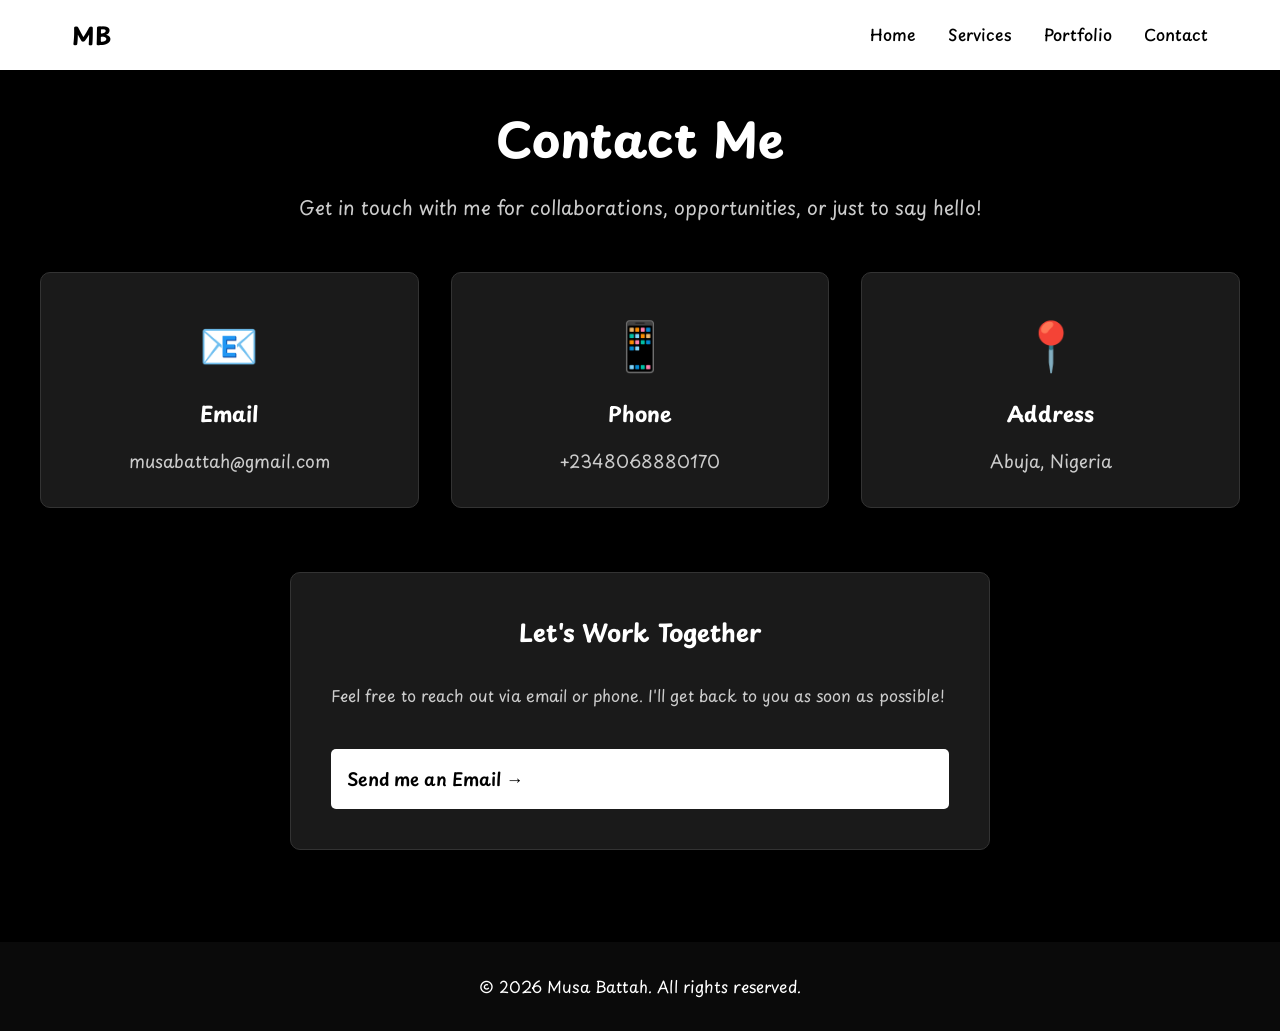
<file: contact.html>
<!DOCTYPE html>
<html lang="en">
<head>
    <meta charset="UTF-8">
    <meta name="viewport" content="width=device-width, initial-scale=1.0">
    <title>Contact - Musa Battah</title>
    <link rel="stylesheet" href="style.css">
    <!-- Add Playpen Sans font -->
    <link href="https://fonts.googleapis.com/css2?family=Playpen+Sans:wght@100..800&display=swap" rel="stylesheet">
</head>
<body>
    <!-- Navigation Bar -->
    <nav>
        <div class="nav-container">
            <a href="index.html" class="logo">MB</a>
            <button class="menu-toggle" id="menuToggle">
                <span></span>
                <span></span>
                <span></span>
            </button>
            <ul class="nav-links" id="navLinks">
                <li><a href="index.html">Home</a></li>
                <li><a href="services.html">Services</a></li>
                <li><a href="index.html#portfolio">Portfolio</a></li>
                <li><a href="contact.html">Contact</a></li>
            </ul>
        </div>
    </nav>

    <!-- Contact Page Content -->
    <section class="contact-page">
        <div class="contact-container">
            <h1>Contact Me</h1>
            <p class="contact-subtitle">Get in touch with me for collaborations, opportunities, or just to say hello!</p>
            
            <div class="contact-details">
                <!-- <div class="contact-card">
                    <div class="contact-icon">👤</div>
                    <h3>Name</h3>
                    <p>Musa Battah</p>
                </div> -->

                <div class="contact-card">
                    <div class="contact-icon">📧</div>
                    <h3>Email</h3>
                    <p><a href="mailto:musabattah@gmail.com">musabattah@gmail.com</a></p>
                </div>

                <div class="contact-card">
                    <div class="contact-icon">📱</div>
                    <h3>Phone</h3>
                    <p><a href="tel:+2348068880170">+2348068880170</a></p>
                </div>

                <div class="contact-card">
                    <div class="contact-icon">📍</div>
                    <h3>Address</h3>
                    <p>Abuja, Nigeria</p>
                </div>
            </div>

              <!-- Call to action instead of form -->
            <div class="contact-form-container">
                <h2>Let's Work Together</h2>
                <p style="color: #ccc; margin-bottom: 2rem;">Feel free to reach out via email or phone. I'll get back to you as soon as possible!</p>
                <a href="mailto:musabattah@gmail.com" class="btn submit-btn">Send me an Email →</a>
            </div>
        </div>
    </section>


        </div>
    </section>

    <!-- Footer -->
    <footer>
        <div class="container">
            <p>&copy; 2026 Musa Battah. All rights reserved.</p>
        </div>
    </footer>

    <!-- JavaScript File -->
    <script src="script.js"></script>
</body>
</html>
</file>
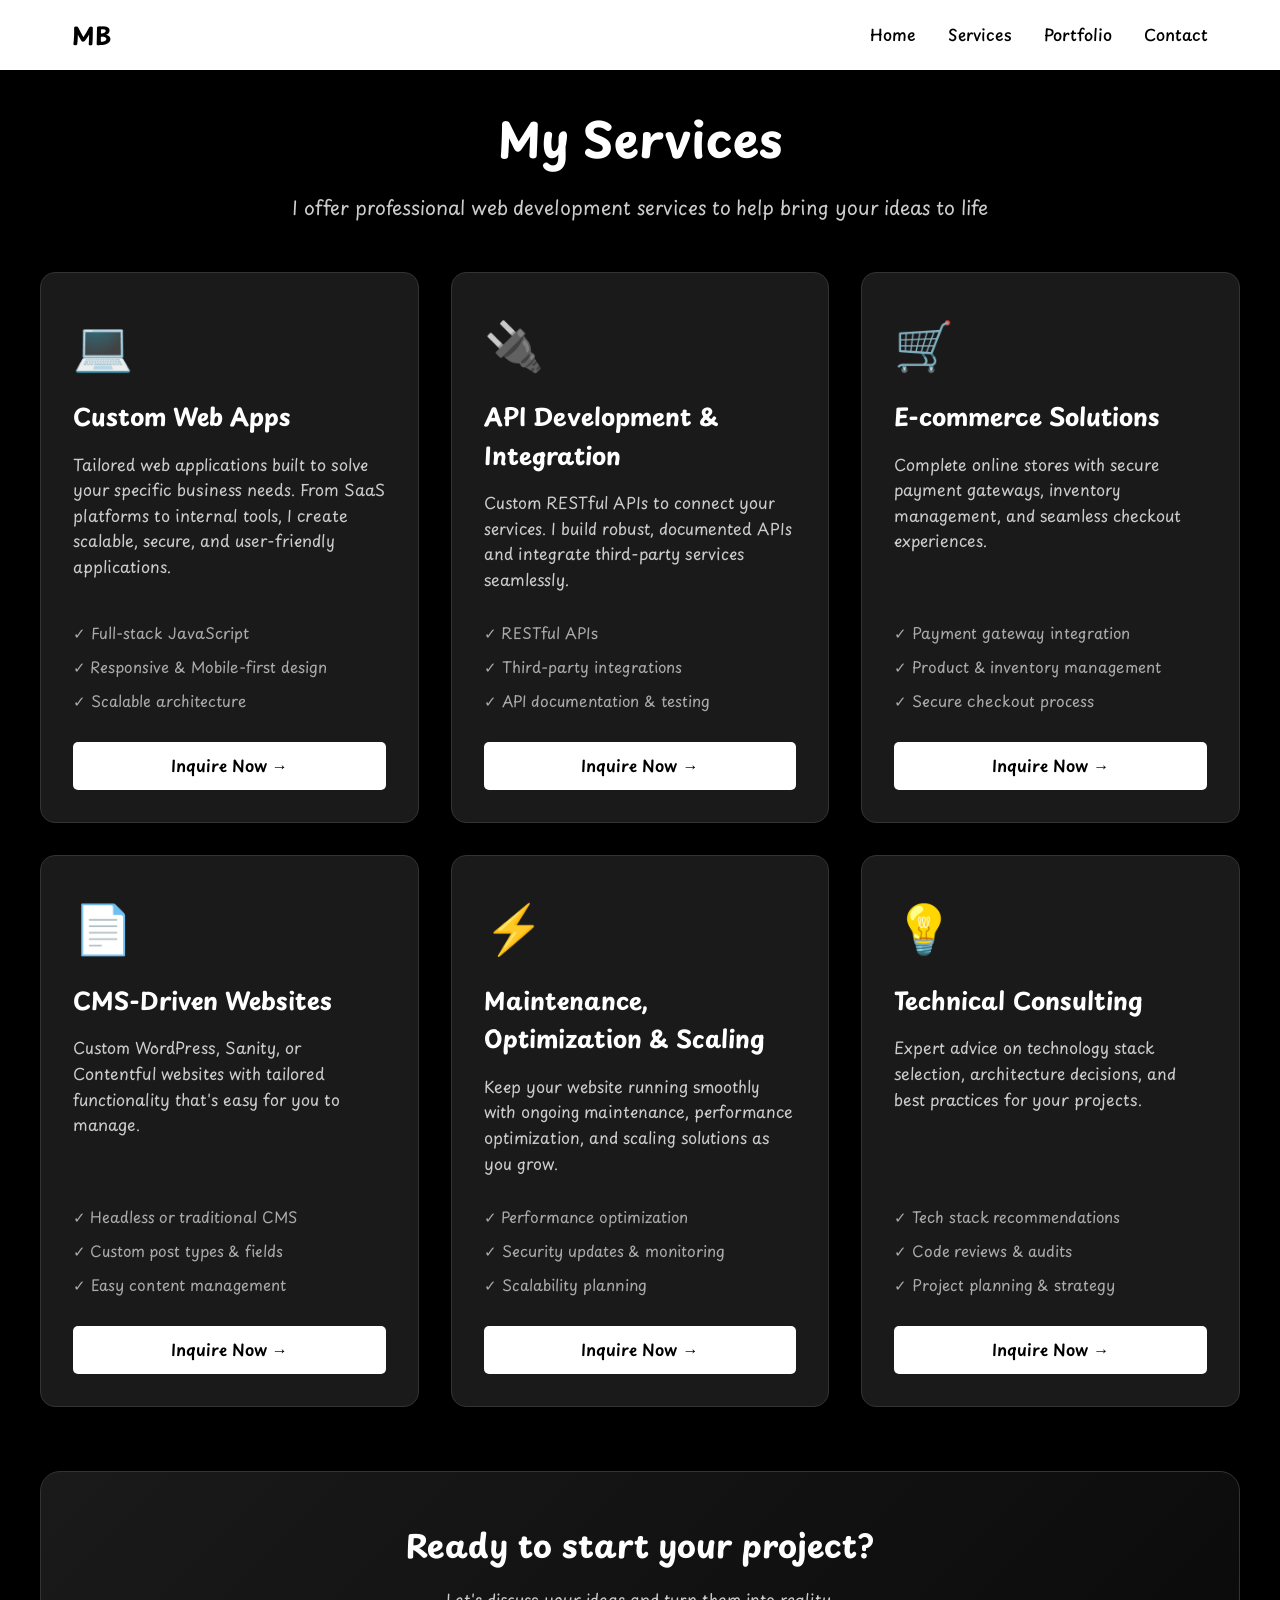
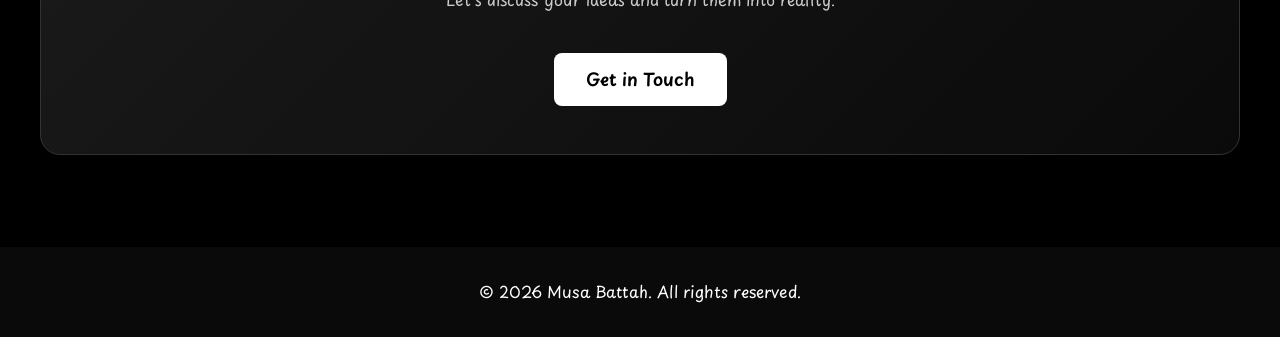
<file: services.html>
<!DOCTYPE html>
<html lang="en">
<head>
    <meta charset="UTF-8">
    <meta name="viewport" content="width=device-width, initial-scale=1.0">
    <title>Services - Musa Battah</title>
    <link rel="stylesheet" href="style.css">
    <link href="https://fonts.googleapis.com/css2?family=Playpen+Sans:wght@100..800&display=swap" rel="stylesheet">
</head>
<body>
    <!-- Navigation Bar -->
    <nav>
        <div class="nav-container">
            <a href="index.html" class="logo">MB</a>
            <button class="menu-toggle" id="menuToggle">
                <span></span>
                <span></span>
                <span></span>
            </button>
            <ul class="nav-links" id="navLinks">
                <li><a href="index.html">Home</a></li>
                <li><a href="services.html">Services</a></li>
                <li><a href="index.html#portfolio">Portfolio</a></li>
                <li><a href="contact.html">Contact</a></li>
            </ul>
        </div>
    </nav>

    <!-- Services Page Content -->
    <section class="services-page">
        <div class="services-container">
            <h1>My Services</h1>
            <p class="services-subtitle">I offer professional web development services to help bring your ideas to life</p>
            
            <div class="services-grid">
                <!-- Service 1 -->
                <div class="service-card">
                    <div class="service-icon">💻</div>
                    <h3>Custom Web Apps</h3>
                    <p>Tailored web applications built to solve your specific business needs. From SaaS platforms to internal tools, I create scalable, secure, and user-friendly applications.</p>
                    <ul class="service-features">
                        <li>✓ Full-stack JavaScript</li>
                        <li>✓ Responsive & Mobile-first design</li>
                        <li>✓ Scalable architecture</li>
                    </ul>
                    <a href="contact.html" class="btn service-btn">Inquire Now →</a>
                </div>

                <!-- Service 2 -->
                <div class="service-card">
                    <div class="service-icon">🔌</div>
                    <h3>API Development & Integration</h3>
                    <p>Custom RESTful APIs to connect your services. I build robust, documented APIs and integrate third-party services seamlessly.</p>
                    <ul class="service-features">
                        <li>✓ RESTful APIs</li>
                        <li>✓ Third-party integrations</li>
                        <li>✓ API documentation & testing</li>
                    </ul>
                    <a href="contact.html" class="btn service-btn">Inquire Now →</a>
                </div>

                <!-- Service 3 -->
                <div class="service-card">
                    <div class="service-icon">🛒</div>
                    <h3>E-commerce Solutions</h3>
                    <p>Complete online stores with secure payment gateways, inventory management, and seamless checkout experiences.</p>
                    <ul class="service-features">
                        <li>✓ Payment gateway integration</li>
                        <li>✓ Product & inventory management</li>
                        <li>✓ Secure checkout process</li>
                    </ul>
                    <a href="contact.html" class="btn service-btn">Inquire Now →</a>
                </div>

                <!-- Service 4 -->
                <div class="service-card">
                    <div class="service-icon">📄</div>
                    <h3>CMS-Driven Websites</h3>
                    <p>Custom WordPress, Sanity, or Contentful websites with tailored functionality that's easy for you to manage.</p>
                    <ul class="service-features">
                        <li>✓ Headless or traditional CMS</li>
                        <li>✓ Custom post types & fields</li>
                        <li>✓ Easy content management</li>
                    </ul>
                    <a href="contact.html" class="btn service-btn">Inquire Now →</a>
                </div>

                <!-- Service 5 -->
                <div class="service-card">
                    <div class="service-icon">⚡</div>
                    <h3>Maintenance, Optimization & Scaling</h3>
                    <p>Keep your website running smoothly with ongoing maintenance, performance optimization, and scaling solutions as you grow.</p>
                    <ul class="service-features">
                        <li>✓ Performance optimization</li>
                        <li>✓ Security updates & monitoring</li>
                        <li>✓ Scalability planning</li>
                    </ul>
                    <a href="contact.html" class="btn service-btn">Inquire Now →</a>
                </div>

                <!-- Service 6 -->
                <div class="service-card">
                    <div class="service-icon">💡</div>
                    <h3>Technical Consulting</h3>
                    <p>Expert advice on technology stack selection, architecture decisions, and best practices for your projects.</p>
                    <ul class="service-features">
                        <li>✓ Tech stack recommendations</li>
                        <li>✓ Code reviews & audits</li>
                        <li>✓ Project planning & strategy</li>
                    </ul>
                    <a href="contact.html" class="btn service-btn">Inquire Now →</a>
                </div>
            </div>

            <!-- Call to Action Section -->
            <div class="services-cta">
                <h2>Ready to start your project?</h2>
                <p>Let's discuss your ideas and turn them into reality.</p>
                <a href="mailto:musabattah@gmail.com" class="btn cta-btn">Get in Touch</a>
            </div>
        </div>
    </section>

    <!-- Footer -->
    <footer>
        <div class="container">
            <p>&copy; 2026 Musa Battah. All rights reserved.</p>
        </div>
    </footer>

    <!-- JavaScript File -->
    <script src="script.js"></script>
</body>
</html>
</file>
<file: style.css>
/* Reset and base styles */
* {
    margin: 0;
    padding: 0;
    box-sizing: border-box;
}

/* Body - Black background */
body {
    font-family: 'Playpen Sans','Segoe UI', Tahoma, Geneva, Verdana, sans-serif;
    line-height: 1.6;
    color: white;
    background-color: black;
    margin: 0;
    padding: 0;
}

/* All text content white by default */
h1, h2, h3, p, .box-large, .box-small, .carousel-slide p {
    color: white;
}

/* Navigation Bar - White background, black fonts */
nav {
    background-color: white;
    box-shadow: 0 2px 4px rgba(0,0,0,0.1);
    position: fixed;
    top: 0;
    width: 100%;
    z-index: 1000;
}

.nav-container {
    max-width: 1200px;
    margin: 0 auto;
    padding: 1rem 2rem;
    display: flex;
    justify-content: space-between;
    align-items: center;
}

.logo {
    font-size: 1.5rem;
    font-weight: bold;
    color: black;
    text-decoration: none;
}

/* Desktop navigation */
.nav-links {
    list-style: none;
    display: flex;
    gap: 2rem;
}

.nav-links a {
    color: black;
    text-decoration: none;
    font-weight: 500;
    transition: color 0.3s ease;
}

.nav-links a:hover {
    color: #007bff;
    text-decoration: underline;
}

/* Mobile menu button (hamburger) */
.menu-toggle {
    display: none;
    flex-direction: column;
    cursor: pointer;
    background: none;
    border: none;
    padding: 0.5rem;
}

.menu-toggle span {
    width: 25px;
    height: 3px;
    background-color: black;
    margin: 3px 0;
    transition: 0.3s;
}

/* Section backgrounds */
.intro, .carousel-section, #portfolio, #contact {
    background-color: black;
}

/* Intro Section with Flexbox */
.intro {
    padding: 100px 20px 60px 20px;
}

.intro-container {
    max-width: 1200px;
    margin: 0 auto;
    display: flex;
    gap: 2rem;
    align-items: stretch;
}

/* First box - 2x as big */
.box-large {
    flex: 2;
    background-color: #1a1a1a;
    padding: 2rem;
    border-radius: 10px;
    border: 1px solid #333;
    box-shadow: 0 4px 6px rgba(0,0,0,0.3);
}

/* Second box - normal size */
.box-small {
    flex: 1;
    background-color: #1a1a1a;
    padding: 2rem;
    border-radius: 10px;
    border: 1px solid #333;
    box-shadow: 0 4px 6px rgba(0,0,0,0.3);
}

/* Carousel Section */
.carousel-section {
    padding: 60px 20px;
    overflow: hidden;
}

.section-title {
    text-align: center;
    font-size: 2rem;
    margin-bottom: 3rem;
    color: white;
}

.carousel-container {
    max-width: 1200px;
    margin: 0 auto;
    overflow: hidden;
    position: relative;
}

.carousel-track {
    display: flex;
    gap: 2rem;
    animation: scroll 20s linear infinite;
    width: fit-content;
}

.carousel-slide {
    flex: 0 0 auto;
    width: 150px;
    text-align: center;
    padding: 1.5rem;
    background-color: #1a1a1a;
    border: 1px solid #333;
    border-radius: 10px;
    transition: transform 0.3s ease;
    box-shadow: 0 2px 8px rgba(0,0,0,0.3);
}

.carousel-slide:hover {
    transform: translateY(-5px);
    box-shadow: 0 4px 12px rgba(255,255,255,0.1);
}

.carousel-slide img {
    width: 80px;
    height: 80px;
    object-fit: contain;
    margin-bottom: 1rem;
}

/* Fix for dark logos */
.carousel-slide img[alt="ExpressJS"],
.carousel-slide img[alt="NextJS"] {
    background-color: white;
    padding: 8px;
    border-radius: 8px;
}

.carousel-slide p {
    font-weight: 600;
    color: white;
    margin: 0;
}

/* Animation */
@keyframes scroll {
    0% {
        transform: translateX(0);
    }
    100% {
        transform: translateX(-50%);
    }
}

/* Pause animation on hover */
.carousel-container:hover .carousel-track {
    animation-play-state: paused;
}

/* Portfolio Section */
.container {
    max-width: 1200px;
    margin: 0 auto;
    padding: 0 2rem;
    text-align: center;
}

section {
    padding: 80px 0 60px 0;
}

#portfolio {
    background-color: black;
}

.portfolio-grid {
    display: grid;
    grid-template-columns: repeat(auto-fit, minmax(300px, 1fr));
    gap: 2rem;
    margin-top: 2rem;
}

.portfolio-item {
    background-color: #1a1a1a;
    padding: 2rem;
    border-radius: 10px;
    border: 1px solid #333;
    box-shadow: 0 4px 6px rgba(0,0,0,0.3);
    transition: transform 0.3s ease;
    text-align: center;
}

.portfolio-item:hover {
    transform: translateY(-5px);
    box-shadow: 0 6px 12px rgba(255,255,255,0.1);
}

.portfolio-item h3 {
    color: white;
    margin-bottom: 1rem;
}

.portfolio-item p {
    color: #ccc;
}

/* White buttons with black text */
.btn, button:not(.menu-toggle) {
    display: inline-block;
    background-color: white !important;
    color: black !important;
    padding: 0.75rem 1.5rem;
    text-decoration: none;
    border-radius: 5px;
    margin-top: 1rem;
    transition: all 0.3s ease;
    border: none;
    cursor: pointer;
    font-weight: 600;
    font-size: 1rem;
}

.btn:hover, button:not(.menu-toggle):hover {
    background-color: #f0f0f0 !important;
    transform: translateY(-2px);
    box-shadow: 0 4px 8px rgba(255,255,255,0.2);
}

/* Contact Section */
#contact {
    background-color: black;
}

.contact-info {
    background-color: #1a1a1a;
    padding: 2rem;
    border-radius: 10px;
    border: 1px solid #333;
    display: inline-block;
    text-align: left;
    margin-top: 1rem;
}

.contact-info p {
    margin: 1rem 0;
    font-size: 1.1rem;
    color: white;
}

.contact-info a {
    color: white;
    text-decoration: none;
    border-bottom: 1px solid white;
}

.contact-info a:hover {
    color: #007bff;
    border-bottom-color: #007bff;
}

/* Footer */
footer {
    background-color: #0a0a0a;
    color: white;
    text-align: center;
    padding: 2rem 0;
    margin-top: 2rem;
}

/* Mobile responsive */
@media (max-width: 768px) {
    .menu-toggle {
        display: flex;
    }
    
    .nav-links {
        display: none;
        width: 100%;
        flex-direction: column;
        gap: 1rem;
        padding: 1rem 0;
    }
    
    .nav-links.active {
        display: flex;
    }
    
    .nav-container {
        flex-wrap: wrap;
    }
    
    .intro-container {
        flex-direction: column;
    }
    
    .carousel-slide {
        width: 120px;
        padding: 1rem;
    }
    
    .carousel-slide img {
        width: 60px;
        height: 60px;
    }
    
    h1 {
        font-size: 2rem;
    }
    
    h2 {
        font-size: 1.8rem;
    }
    
    section {
        padding: 60px 0 40px 0;
    }
}



/* Contact Page Styles */
.contact-page {
    min-height: 100vh;
    padding: 100px 20px 60px 20px;
    background-color: black;
}

.contact-container {
    max-width: 1200px;
    margin: 0 auto;
}

.contact-container h1 {
    text-align: center;
    font-size: 3rem;
    margin-bottom: 1rem;
    color: white;
}

.contact-subtitle {
    text-align: center;
    font-size: 1.2rem;
    color: #ccc;
    margin-bottom: 3rem;
}

.contact-details {
    display: grid;
    grid-template-columns: repeat(auto-fit, minmax(250px, 1fr));
    gap: 2rem;
    margin-bottom: 4rem;
}

.contact-card {
    background-color: #1a1a1a;
    border: 1px solid #333;
    border-radius: 10px;
    padding: 2rem;
    text-align: center;
    transition: transform 0.3s ease, box-shadow 0.3s ease;
}

.contact-card:hover {
    transform: translateY(-5px);
    box-shadow: 0 6px 12px rgba(255,255,255,0.1);
}

.contact-icon {
    font-size: 3rem;
    margin-bottom: 1rem;
}

.contact-card h3 {
    color: white;
    margin-bottom: 1rem;
    font-size: 1.3rem;
}

.contact-card p {
    color: #ccc;
    font-size: 1.1rem;
    word-break: break-word;
}

.contact-card a {
    color: #ccc;
    text-decoration: none;
    transition: color 0.3s ease;
}

.contact-card a:hover {
    color: #007bff;
}

/* Contact Form */
.contact-form-container {
    background-color: #1a1a1a;
    border: 1px solid #333;
    border-radius: 10px;
    padding: 2.5rem;
    max-width: 700px;
    margin: 0 auto;
}

.contact-form-container h2 {
    text-align: center;
    margin-bottom: 2rem;
    color: white;
}

.contact-form {
    display: flex;
    flex-direction: column;
    gap: 1.5rem;
}

.form-group {
    display: flex;
    flex-direction: column;
    gap: 0.5rem;
}

.form-group label {
    color: white;
    font-weight: 500;
}

.form-group input,
.form-group textarea {
    background-color: #2a2a2a;
    border: 1px solid #444;
    color: white;
    padding: 0.75rem;
    border-radius: 5px;
    font-size: 1rem;
    transition: border-color 0.3s ease;
}

.form-group input:focus,
.form-group textarea:focus {
    outline: none;
    border-color: #007bff;
}

.form-group input::placeholder,
.form-group textarea::placeholder {
    color: #888;
}

.submit-btn {
    width: 100%;
    margin-top: 0.5rem;
    background-color: white !important;
    color: black !important;
    font-size: 1.1rem;
    padding: 1rem;
}

.submit-btn:hover {
    background-color: #f0f0f0 !important;
    transform: translateY(-2px);
}

/* Responsive for contact page */
@media (max-width: 768px) {
    .contact-container h1 {
        font-size: 2rem;
    }
    
    .contact-subtitle {
        font-size: 1rem;
    }
    
    .contact-details {
        grid-template-columns: 1fr;
        gap: 1rem;
    }
    
    .contact-form-container {
        padding: 1.5rem;
    }
    
    .contact-card {
        padding: 1.5rem;
    }
}


/* Profile Photo in Second Box */
.image-box {
    text-align: center;
    display: flex;
    flex-direction: column;
    align-items: center;
    justify-content: center;
    transition: all 0.3s ease;
}

.profile-photo {
    width: 150px;
    height: 150px;
    border-radius: 50%;
    object-fit: cover;
    margin-bottom: 1rem;
    border: 3px solid white;
    transition: all 0.3s ease;
}

/* Hover effect for image box - bounce and brighter */
.image-box:hover {
    transform: translateY(-10px);
    background-color: #2a2a2a;
    box-shadow: 0 10px 20px rgba(255,255,255,0.2);
}

.image-box:hover .profile-photo {
    transform: scale(1.05);
    border-color: #007bff;
    box-shadow: 0 0 20px rgba(255,255,255,0.3);
}

.image-box h3 {
    margin-top: 0.5rem;
    color: white;
}

.image-box p {
    color: #ccc;
}

/* Portfolio Image Placeholder */
.portfolio-image-placeholder {
    width: 100%;
    height: 200px;
    background: linear-gradient(135deg, #2a2a2a 0%, #1a1a1a 100%);
    border-radius: 8px;
    margin-bottom: 1rem;
    display: flex;
    align-items: center;
    justify-content: center;
    position: relative;
    overflow: hidden;
    border: 1px solid #333;
}

.portfolio-img {
    width: 100%;
    height: 100%;
    object-fit: cover;
    transition: transform 0.3s ease;
}

.placeholder-overlay {
    position: absolute;
    color: #888;
    font-size: 0.9rem;
    text-align: center;
    pointer-events: none;
}

.portfolio-item:hover .portfolio-img {
    transform: scale(1.05);
}

.portfolio-item:hover .portfolio-image-placeholder {
    border-color: #007bff;
    box-shadow: 0 4px 12px rgba(255,255,255,0.1);
}

/* If no image is available, show a placeholder icon */
.portfolio-image-placeholder:not(:has(img[src*="jpg"])) .placeholder-overlay {
    display: flex;
}

.portfolio-image-placeholder .placeholder-overlay {
    display: none;
}

/* Alternative: If you don't have images yet, use this icon background */
/* .portfolio-image-placeholder::before {
    content: "🖼️";
    font-size: 3rem;
    opacity: 0.5;
    position: absolute;
} */

.portfolio-img[src=""] + .placeholder-overlay,
.portfolio-img:not([src]) + .placeholder-overlay {
    display: flex;
}

/* Fix for Node.js logo (dark) */
.carousel-slide img[alt="NodeJS"] {
    background-color: white;
    padding: 8px;
    border-radius: 8px;
}

/* Adjust carousel animation speed for more items */
.carousel-track {
    animation: scroll 25s linear infinite;
}

/* For better mobile responsiveness */
@media (max-width: 768px) {
    .profile-photo {
        width: 120px;
        height: 120px;
    }
    
    .portfolio-image-placeholder {
        height: 180px;
    }
}

/* Services Page Styles - FULLY RESPONSIVE */
.services-page {
    min-height: 100vh;
    padding: 100px 20px 60px 20px;
    background-color: black;
}

.services-container {
    max-width: 1200px;
    margin: 0 auto;
    width: 100%;
}

.services-container h1 {
    text-align: center;
    font-size: 3rem;
    margin-bottom: 1rem;
    color: white;
    font-family: 'Playpen Sans', cursive, sans-serif;
}

.services-subtitle {
    text-align: center;
    font-size: 1.2rem;
    color: #ccc;
    margin-bottom: 3rem;
}

.services-grid {
    display: grid;
    grid-template-columns: repeat(auto-fit, minmax(300px, 1fr));
    gap: 2rem;
    margin-bottom: 4rem;
}

.service-card {
    background-color: #1a1a1a;
    border: 1px solid #333;
    border-radius: 15px;
    padding: 2rem;
    transition: all 0.3s ease;
    height: 100%;
    display: flex;
    flex-direction: column;
}

.service-card:hover {
    transform: translateY(-8px);
    border-color: #007bff;
    box-shadow: 0 10px 20px rgba(0, 123, 255, 0.2);
}

.service-icon {
    font-size: 3rem;
    margin-bottom: 1rem;
}

.service-card h3 {
    color: white;
    font-size: 1.5rem;
    margin-bottom: 1rem;
    font-family: 'Playpen Sans', cursive, sans-serif;
}

.service-card p {
    color: #ccc;
    margin-bottom: 1.5rem;
    line-height: 1.6;
    flex-grow: 1;
}

.service-features {
    list-style: none;
    padding: 0;
    margin: 0 0 1.5rem 0;
}

.service-features li {
    color: #aaa;
    padding: 0.3rem 0;
    font-size: 0.95rem;
}

.service-btn {
    display: inline-block;
    width: 100%;
    text-align: center;
    padding: 0.7rem;
    background-color: white !important;
    color: black !important;
    text-decoration: none;
    border-radius: 5px;
    font-weight: 600;
    transition: all 0.3s ease;
    margin-top: auto;
}

.service-btn:hover {
    background-color: #f0f0f0 !important;
    transform: translateY(-2px);
}

/* Services CTA Section */
.services-cta {
    background: linear-gradient(135deg, #1a1a1a 0%, #0a0a0a 100%);
    border: 1px solid #333;
    border-radius: 20px;
    padding: 3rem;
    text-align: center;
    margin-top: 2rem;
}

.services-cta h2 {
    color: white;
    font-size: 2rem;
    margin-bottom: 1rem;
    font-family: 'Playpen Sans', cursive, sans-serif;
}

.services-cta p {
    color: #ccc;
    margin-bottom: 1.5rem;
}

.cta-btn {
    background-color: white !important;
    color: black !important;
    padding: 0.8rem 2rem;
    font-size: 1.1rem;
    text-decoration: none;
    border-radius: 8px;
    font-weight: 600;
    transition: all 0.3s ease;
    display: inline-block;
}

.cta-btn:hover {
    background-color: #f0f0f0 !important;
    transform: translateY(-2px);
}

/* ======================================== */
/* FULLY RESPONSIVE - Mobile Fixes */
/* ======================================== */

/* Tablet and smaller (max-width: 1024px) */
@media (max-width: 1024px) {
    .services-grid {
        grid-template-columns: repeat(2, 1fr);
        gap: 1.5rem;
    }
}

/* Mobile (max-width: 768px) */
@media (max-width: 768px) {
    .services-page {
        padding: 80px 15px 40px 15px;
    }
    
    .services-container h1 {
        font-size: 2rem;
    }
    
    .services-subtitle {
        font-size: 0.95rem;
        margin-bottom: 2rem;
        padding: 0 10px;
    }
    
    .services-grid {
        grid-template-columns: 1fr;
        gap: 1.2rem;
    }
    
    .service-card {
        padding: 1.2rem;
    }
    
    .service-icon {
        font-size: 2.5rem;
    }
    
    .service-card h3 {
        font-size: 1.3rem;
    }
    
    .service-card p {
        font-size: 0.9rem;
    }
    
    .service-features li {
        font-size: 0.85rem;
        padding: 0.2rem 0;
    }
    
    .service-btn {
        padding: 0.6rem;
        font-size: 0.9rem;
    }
    
    /* CTA Section Mobile */
    .services-cta {
        padding: 1.5rem;
        margin-top: 1.5rem;
    }
    
    .services-cta h2 {
        font-size: 1.3rem;
    }
    
    .services-cta p {
        font-size: 0.9rem;
    }
    
    .cta-btn {
        padding: 0.6rem 1.5rem;
        font-size: 1rem;
    }
}

/* Small mobile (max-width: 480px) */
@media (max-width: 480px) {
    .services-page {
        padding: 70px 12px 30px 12px;
    }
    
    .services-container h1 {
        font-size: 1.8rem;
    }
    
    .services-subtitle {
        font-size: 0.85rem;
    }
    
    .service-card {
        padding: 1rem;
    }
    
    .service-icon {
        font-size: 2rem;
    }
    
    .service-card h3 {
        font-size: 1.2rem;
    }
    
    .service-card p {
        font-size: 0.85rem;
    }
    
    .service-features li {
        font-size: 0.8rem;
    }
    
    .services-cta {
        padding: 1.2rem;
    }
    
    .services-cta h2 {
        font-size: 1.2rem;
    }
}
</file>
